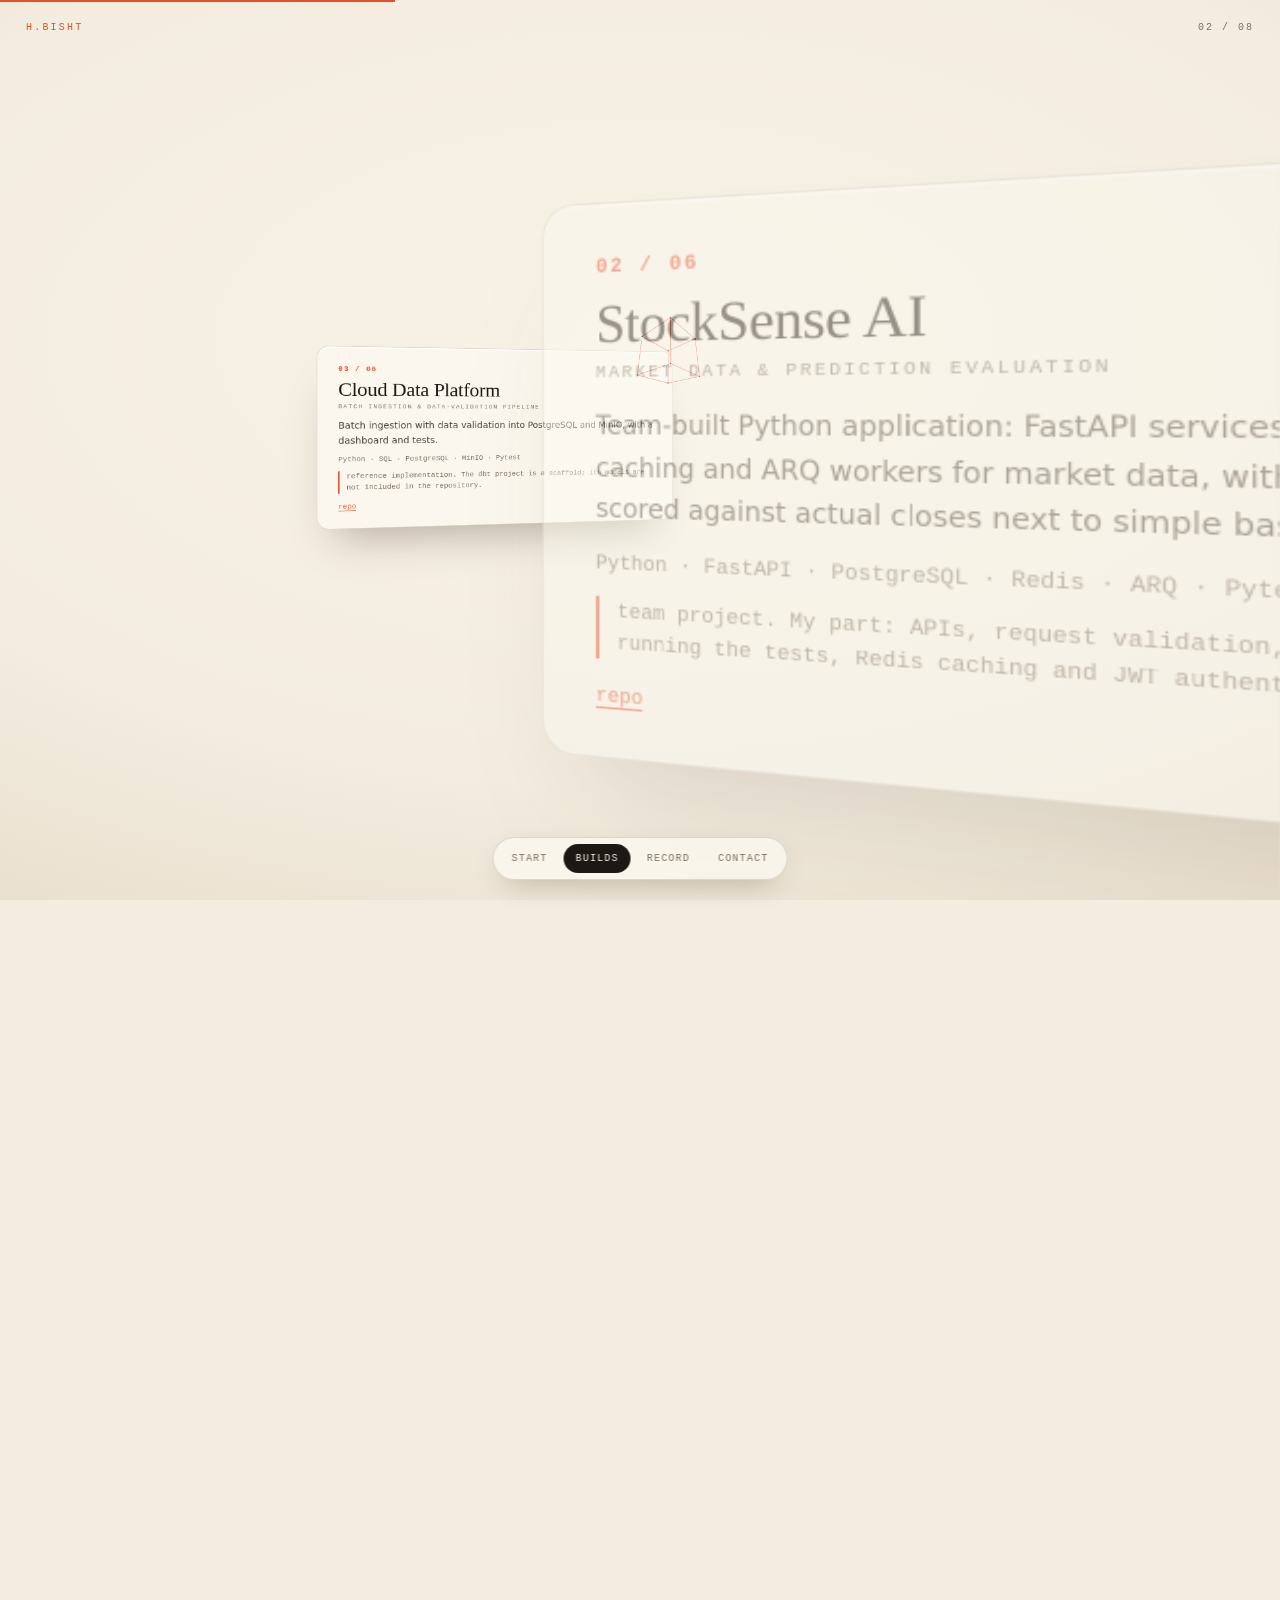
<file: index.html>
<!DOCTYPE html>
<html lang="en"><head><meta charset="utf-8"><meta name="viewport" content="width=device-width,initial-scale=1">
<title>Himanshu Bisht</title>
<meta name="description" content="Himanshu Bisht, python backend engineer in Haldwani, India. Six builds in a 3D fly-through, with service record and contact.">
<meta property="og:title" content="Himanshu Bisht - Python Backend Engineer">
<meta property="og:description" content="Six builds in a 3D fly-through, with service record and contact.">
<link rel="canonical" href="https://alonerider-pixel.github.io/">
<link rel="icon" href="favicon.svg" type="image/svg+xml">
<script type="application/ld+json">{"@context":"https://schema.org","@type":"Person","name":"Himanshu Bisht","jobTitle":"Software Engineer","url":"https://alonerider-pixel.github.io/","sameAs":["https://github.com/AloneRider-pixel","https://www.linkedin.com/in/himanshu-bisht-ab6762203/"]}</script>
<style>
:root{--paper:#f3ecdf;--paper2:#e9dfcd;--ink:#1d1814;--mid:#4d4338;--faint:#7d7061;--accent:#e4502a;--hair:rgba(29,24,20,.14)}
*{margin:0;box-sizing:border-box}
html{background:var(--paper)}
body{font-family:Inter,ui-sans-serif,system-ui,sans-serif;color:var(--ink);-webkit-font-smoothing:antialiased;overflow-x:hidden}
.serif{font-family:'Iowan Old Style',Palatino,'Palatino Linotype',Georgia,serif}
.mono{font-family:ui-monospace,'JetBrains Mono',Menlo,monospace}
#runway{height:760vh}
#view{position:fixed;inset:0;overflow:hidden;perspective:900px;perspective-origin:50% 46%;
  background:radial-gradient(120% 90% at 50% 38%,#f8f2e6 0%,var(--paper) 55%,#e3d7c2 100%)}
#world{position:absolute;inset:0;transform-style:preserve-3d;will-change:transform}
.floor{position:absolute;left:50%;top:50%;width:2400px;height:12000px;margin-left:-1200px;
  transform-origin:50% 0;transform:translateY(190px) rotateX(90deg);
  background:repeating-linear-gradient(0deg,transparent 0 119px,var(--hair) 119px 120px),
             repeating-linear-gradient(90deg,transparent 0 119px,var(--hair) 119px 120px);
  -webkit-mask-image:linear-gradient(0deg,transparent,#000 12%,#000);mask-image:linear-gradient(0deg,transparent,#000 12%,#000)}
.plate{position:absolute;left:50%;top:50%;width:min(560px,78vw);transform-style:preserve-3d}
.card{position:relative;background:#fbf7ee;border:1px solid var(--hair);border-radius:18px;padding:28px 30px 26px;
  box-shadow:0 40px 60px -30px rgba(60,40,20,.35),0 2px 0 rgba(255,255,255,.8) inset}
.card .num{font:600 11px ui-monospace,Menlo,monospace;color:var(--accent);letter-spacing:.14em}
.card h3{font-family:'Iowan Old Style',Palatino,Georgia,serif;font-weight:500;font-size:30px;margin:8px 0 4px;letter-spacing:-.01em}
.card h3 em{color:var(--accent)}
.role{font:9.5px ui-monospace,Menlo,monospace;letter-spacing:.17em;color:var(--faint);text-transform:uppercase;margin-bottom:12px}
.desc{color:var(--mid);font-size:14px;line-height:1.62}
.stack{font:11px ui-monospace,Menlo,monospace;color:var(--faint);margin-top:12px}
.note{font:11px ui-monospace,Menlo,monospace;color:var(--faint);border-left:2px solid var(--accent);padding-left:10px;margin-top:12px;line-height:1.55}
.go{display:inline-block;margin-top:14px;font:11px ui-monospace,Menlo,monospace;color:var(--accent);text-decoration:none;border-bottom:1px solid var(--accent)}
.solid{position:absolute;right:-70px;top:-70px;width:150px;height:150px;pointer-events:none;transform:translateZ(60px)}
.title{position:absolute;left:50%;top:50%;transform:translate(-50%,-50%);text-align:center;width:min(900px,92vw)}
.title h1{font-family:'Iowan Old Style',Palatino,Georgia,serif;font-weight:400;font-size:clamp(46px,9vw,112px);line-height:1;letter-spacing:-.02em}
.title h1 i{color:var(--accent);font-style:italic}
.title p{margin-top:18px;font:12px ui-monospace,Menlo,monospace;letter-spacing:.1em;color:var(--mid)}
.title small{display:block;margin-top:26px;font:10px ui-monospace,Menlo,monospace;letter-spacing:.2em;color:var(--faint)}
.rec{display:grid;grid-template-columns:110px 1fr;gap:14px;padding:14px 0;border-top:1px solid var(--hair)}
.rec:first-of-type{border-top:0}
.rec .per{font:10.5px ui-monospace,Menlo,monospace;color:var(--faint);padding-top:3px}
.rec b{font-weight:600;font-size:14.5px}.rec span{color:var(--faint);font-size:12.5px}
.rec p{color:var(--mid);font-size:13px;line-height:1.55;margin-top:5px}
.clink{display:flex;justify-content:space-between;gap:12px;align-items:baseline;padding:11px 0;border-top:1px solid var(--hair);text-decoration:none;color:inherit}
.clink .k{font:10px ui-monospace,Menlo,monospace;letter-spacing:.16em;color:var(--faint);text-transform:uppercase}
.clink .v{font:12.5px ui-monospace,Menlo,monospace}
.clink:hover .v{color:var(--accent)}
/* chrome */
#mark{position:fixed;left:26px;top:22px;font:10px ui-monospace,Menlo,monospace;letter-spacing:.22em;color:var(--accent);z-index:5}
#count{position:fixed;right:26px;top:22px;font:10px ui-monospace,Menlo,monospace;letter-spacing:.2em;color:var(--faint);z-index:5}
#dock{position:fixed;left:50%;bottom:20px;transform:translateX(-50%);z-index:6;display:flex;gap:4px;padding:6px;
  background:rgba(251,247,238,.86);backdrop-filter:blur(8px);border:1px solid var(--hair);border-radius:999px;box-shadow:0 10px 30px -12px rgba(60,40,20,.4)}
#dock button{all:unset;cursor:pointer;font:10px ui-monospace,Menlo,monospace;letter-spacing:.12em;color:var(--faint);padding:9px 12px;border-radius:999px;text-transform:uppercase;white-space:nowrap}
#dock button:hover{color:var(--ink)}
#dock button[aria-current=true]{background:var(--ink);color:var(--paper)}
#dock button:focus-visible{outline:2px solid var(--accent)}
#bar{position:fixed;left:0;top:0;height:2px;background:var(--accent);width:0;z-index:7}
#hint{position:fixed;left:50%;bottom:78px;transform:translateX(-50%);font:10px ui-monospace,Menlo,monospace;letter-spacing:.16em;color:var(--faint);z-index:5;transition:opacity .4s}
@media (max-width:640px){
  #dock{gap:0;max-width:96vw;overflow:auto}#dock button{padding:9px 7px;font-size:9px;letter-spacing:.06em}
  .card{padding:22px 20px}.card h3{font-size:24px}.solid{width:96px;height:96px;right:-18px;top:-52px}
  #mark{left:16px}#count{right:16px}.rec{grid-template-columns:1fr;gap:2px}
}
/* static fallback */
.static #runway{height:auto}.static #view{position:static;perspective:none;overflow:visible;background:var(--paper)}
.static #world{position:static;transform:none!important;padding:90px 20px 40px}
.static .floor,.static .solid,.static #hint,.static #dock{display:none}
.static .plate,.static .title{position:static;transform:none!important;width:auto;max-width:620px;margin:0 auto 26px}
.static .title{padding:40px 0 20px}
</style></head>
<body>
<div id="bar"></div><div id="mark">H.BISHT</div><div id="count" aria-hidden="true">00 / 08</div>
<div id="runway"></div>
<div id="view"><div id="world">
  <div class="floor"></div>
  <div class="title" data-z="0" id="s-start"><h1>Himanshu <i>Bisht</i></h1>
    <p>python backend engineer. APIs, testing and data pipelines.</p>
    <small>SCROLL TO FLY THROUGH THE BUILDS</small></div>
</div></div>
<div id="hint">scroll · arrow keys</div>
<nav id="dock" aria-label="Sections"></nav>
<script>
const P=[
 {n:'01',name:'Aegis',role:'Incident-response prototype on synthetic data',shape:'tetra',desc:'A fixed LangGraph investigation chain over simulated incidents, with human approval before simulated remediation, an audit log and Pytest coverage of state changes and remediation authorization.',stack:'Python · FastAPI · LangGraph · PostgreSQL · Redis · Pytest',note:'prototype: rule-based chain, no LLM calls, synthetic telemetry, remediation is simulated. Not a production deployment.',url:'https://github.com/AloneRider-pixel/aegis'},
 {n:'02',name:'StockSense AI',role:'Market data & prediction evaluation',shape:'octa',desc:'Team-built Python application: FastAPI services with PostgreSQL, Redis caching and ARQ workers for market data, with stored predictions scored against actual closes next to simple baselines.',stack:'Python · FastAPI · PostgreSQL · Redis · ARQ · Pytest',note:'team project. My part: APIs, request validation, tests, GitHub Actions running the tests, Redis caching and JWT authentication.',url:'https://github.com/AloneRider-pixel/stocksense-ai'},
 {n:'03',name:'Cloud Data Platform',role:'Batch ingestion & data-validation pipeline',shape:'cube',desc:'Batch ingestion with data validation into PostgreSQL and MinIO, with a dashboard and tests.',stack:'Python · SQL · PostgreSQL · MinIO · Pytest',note:'reference implementation. The dbt project is a scaffold; its models are not included in the repository.',url:'https://github.com/AloneRider-pixel/cloud-data-platform'},
 {n:'04',name:'Event-Driven Platform',role:'Kafka order-processing reference',shape:'prism',desc:'Order, inventory, payment and notification services connected through Kafka, with a dead-letter queue, basic idempotency checks on order creation and inventory release when an order is cancelled.',stack:'FastAPI · Kafka · Redis · PostgreSQL',note:'reference implementation. Refunds, payment-failure compensation and retries are not implemented; payment results are simulated.',url:'https://github.com/AloneRider-pixel/event-driven-platform'},
 {n:'05',name:'AI Quality Platform',role:'API & contract test framework',shape:'bipyramid',desc:'Reusable Pytest framework for API, integration, contract and browser checks, with parallel runs and HTML reports.',stack:'Pytest · Schemathesis · Playwright · HTTPX',note:'reference implementation; no accuracy or coverage figures are claimed.',url:'https://github.com/AloneRider-pixel/ai-quality-platform'},
 {n:'06',name:'Ride-Hailing Backend',role:'Booking, matching & fare calculation',shape:'pyramid',desc:'FastAPI service for ride booking, selectable driver matching, tiered fare calculation, coupons and cancellation fees, with tests.',stack:'Python · FastAPI · Pydantic · Pytest',note:'built for an assignment. In-memory storage and process-local locking are documented limits.',url:'https://github.com/AloneRider-pixel/ride-hailing-backend'},
];
const SH={tetra:{v:[[1,1,1],[1,-1,-1],[-1,1,-1],[-1,-1,1]],e:[[0,1],[0,2],[0,3],[1,2],[1,3],[2,3]]},
 cube:{v:[[-1,-1,-1],[1,-1,-1],[1,1,-1],[-1,1,-1],[-1,-1,1],[1,-1,1],[1,1,1],[-1,1,1]],e:[[0,1],[1,2],[2,3],[3,0],[4,5],[5,6],[6,7],[7,4],[0,4],[1,5],[2,6],[3,7]]},
 octa:{v:[[1,0,0],[-1,0,0],[0,1,0],[0,-1,0],[0,0,1],[0,0,-1]],e:[[0,2],[0,3],[0,4],[0,5],[1,2],[1,3],[1,4],[1,5],[2,4],[2,5],[3,4],[3,5]]},
 pyramid:{v:[[-1,-.7,-1],[1,-.7,-1],[1,-.7,1],[-1,-.7,1],[0,1,0]],e:[[0,1],[1,2],[2,3],[3,0],[0,4],[1,4],[2,4],[3,4]]},
 prism:{v:[[-1,-1,-.9],[1,-1,-.9],[0,1,-.9],[-1,-1,.9],[1,-1,.9],[0,1,.9]],e:[[0,1],[1,2],[2,0],[3,4],[4,5],[5,3],[0,3],[1,4],[2,5]]},
 bipyramid:{v:(()=>{const r=[];for(let i=0;i<5;i++){const a=i/5*Math.PI*2;r.push([Math.cos(a),0,Math.sin(a)])}r.push([0,1.3,0],[0,-1.3,0]);return r})(),e:[[0,1],[1,2],[2,3],[3,4],[4,0],[0,5],[1,5],[2,5],[3,5],[4,5],[0,6],[1,6],[2,6],[3,6],[4,6]]}};
const world=document.getElementById('world'),dock=document.getElementById('dock');
const static_=matchMedia('(prefers-reduced-motion: reduce)').matches||new URLSearchParams(location.search).has('static');
if(static_)document.body.classList.add('static');
const mobile=()=>innerWidth<700, GAP=1000;
const stops=[{k:'start',label:'Start',z:0}];
const plates=[];
function mk(html,cls){const d=document.createElement('div');d.className=cls;d.innerHTML=html;world.appendChild(d);return d}
P.forEach((p,i)=>{
  const el=mk(`<div class="card"><canvas class="solid" width="300" height="300"></canvas><div class="num">${p.n} / 06</div><h3>${p.name}</h3><div class="role">${p.role}</div><p class="desc">${p.desc}</p><div class="stack">${p.stack}</div><div class="note">${p.note}</div><a class="go" href="${p.url}">repo</a></div>`,'plate');
  plates.push({el,z:(i+1)*GAP,side:i%2?1:-1,shape:SH[p.shape],cv:el.querySelector('canvas'),ph:i*1.3});
});
stops.push({k:'builds',label:'Builds',z:GAP});
const rec=mk(`<div class="card"><div class="num">07 / RECORD</div><h3>Service <em>record</em></h3><div class="role">where the work happened</div>
<div class="rec"><div class="per">2025.12 – 2026.08</div><div><b>Founder &amp; Backend Engineer</b> <span>· stocksense ai · team project</span><p>India-first market-analysis application in Python, FastAPI, PostgreSQL and Redis. Personal scope on the team: APIs, request validation, tests, GitHub Actions running the tests, Redis caching and JWT authentication.</p></div></div>
<div class="rec"><div class="per">2024.06 – 2024.12</div><div><b>Software Engineer Intern</b> <span>· kyndryl</span><p>Python/Pytest automation to replace repetitive manual regression checks; Playwright checkout test.</p></div></div>
<div class="rec"><div class="per">2021.10 – 2025.06</div><div><b>B.Tech, Computer Science &amp; Engineering</b> <span>· graphic era hill university</span><p>Certifications: AWS Certified Cloud Practitioner, Microsoft Azure Fundamentals.</p></div></div></div>`,'plate');
plates.push({el:rec,z:7*GAP,side:0});stops.push({k:'record',label:'Record',z:7*GAP});
const con=mk(`<div class="card"><div class="num">08 / CONTACT</div><h3>Let's work <em>together</em></h3><div class="role">open to work · open to relocation</div>
<a class="clink" href="Himanshu_Bisht_Resume.pdf" download="Himanshu_Bisht_Resume.pdf"><span class="k">resume</span><span class="v">download pdf ↓</span></a>
<a class="clink" href="mailto:bihimanshu21@gmail.com"><span class="k">mail</span><span class="v">bihimanshu21@gmail.com</span></a>
<a class="clink" href="tel:+918630052660"><span class="k">phone</span><span class="v">+91 86300 52660</span></a>
<a class="clink" href="https://www.linkedin.com/in/himanshu-bisht-ab6762203"><span class="k">linkedin</span><span class="v">in/himanshu-bisht-ab6762203</span></a>
<a class="clink" href="https://github.com/AloneRider-pixel"><span class="k">github</span><span class="v">@AloneRider-pixel</span></a></div>`,'plate');
plates.push({el:con,z:8*GAP,side:0});stops.push({k:'contact',label:'Contact',z:8*GAP});
const title=document.getElementById('s-start');
const MAXZ=8*GAP;
if(!static_){
 stops.forEach((s,i)=>{const b=document.createElement('button');b.textContent=s.label;b.onclick=()=>go(s.z);b.dataset.i=i;dock.appendChild(b)});
 const runway=document.getElementById('runway');
 const maxScroll=()=>runway.offsetHeight-innerHeight;
 function go(z){scrollTo({top:z/MAXZ*maxScroll(),behavior:'smooth'})}
 let cur=0,tx=0,ty=0,px=0,py=0;
 addEventListener('pointermove',e=>{tx=(e.clientX/innerWidth-.5);ty=(e.clientY/innerHeight-.5)});
 addEventListener('keydown',e=>{const k=e.key;if(['ArrowDown','ArrowRight','PageDown'].includes(k)||k==='ArrowUp'||k==='ArrowLeft'||k==='PageUp'){const f=cur;const idx=[0,...plates.map(p=>p.z)];let t;if(['ArrowDown','ArrowRight','PageDown'].includes(k))t=idx.find(z=>z>f+40);else t=[...idx].reverse().find(z=>z<f-40);if(t!=null){e.preventDefault();go(t)}}});
 function frame(t){
  const target=Math.min(1,Math.max(0,scrollY/maxScroll()))*MAXZ;
  cur+=(target-cur)*.09;px+=(tx-px)*.06;py+=(ty-py)*.06;
  const m=mobile();
  // camera = move the world toward the viewer
  world.style.transform=`translate3d(0,0,${cur}px) rotateY(${px*-5}deg) rotateX(${py*3}deg)`;
  document.getElementById('bar').style.width=(cur/MAXZ*100)+'%';
  title.style.transform=`translate(-50%,-50%) translateZ(0)`;
  title.style.opacity=Math.max(0,1-cur/520);
  plates.forEach(p=>{
    const d=p.z-cur; // distance ahead of camera
    const x=m||!p.side?0:p.side*(Math.min(innerWidth*.17,300));
    const rot=m||!p.side?0:-p.side*14;
    p.el.style.transform=`translate3d(${x}px,0,${-p.z}px) translate(-50%,-50%) rotateY(${rot}deg)`;
    let o=1;if(d<-260)o=Math.max(0,1+(d+260)/380);if(d>700)o=Math.max(0,1-(d-700)/300);
    p.el.style.opacity=o;p.el.style.pointerEvents=(d>-200&&d<500)?'auto':'none';p.el.style.visibility=o<=0.01?'hidden':'visible';
    if(p.cv&&o>0.02){const c=p.cv.getContext('2d'),W=300;c.clearRect(0,0,W,W);const a=t*.0006+p.ph,b=.5+Math.sin(t*.0003+p.ph)*.3;
      const vs=p.shape.v.map(([X,Y,Z])=>{let x1=X*Math.cos(a)+Z*Math.sin(a),z1=-X*Math.sin(a)+Z*Math.cos(a);let y1=Y*Math.cos(b)-z1*Math.sin(b),z2=Y*Math.sin(b)+z1*Math.cos(b);const s=1/(1-z2*.18);return [150+x1*70*s,150+y1*70*s]});
      c.lineWidth=1.4;c.strokeStyle='#e4502a';c.beginPath();p.shape.e.forEach(([i,j])=>{c.moveTo(...vs[i]);c.lineTo(...vs[j])});c.stroke();
      c.fillStyle='#1d1814';vs.forEach(([x,y])=>{c.beginPath();c.arc(x,y,2.3,0,7);c.fill()})}
  });
  // floor drifts with camera so it reads as ground
  // (static 3D plane; grid lines give parallax from translateZ of world)
  const idx=cur<GAP*.5?0:cur<6.5*GAP?1:cur<7.5*GAP?2:3;
  dock.querySelectorAll('button').forEach((b,i)=>b.setAttribute('aria-current',i===idx));
  const near=[0,...plates.map(p=>p.z)];let n=near.reduce((a,z,i)=>Math.abs(z-cur)<Math.abs(near[a]-cur)?i:a,0);
  document.getElementById('count').textContent=String(n).padStart(2,'0')+' / 08';
  document.getElementById('hint').style.opacity=cur<80?1:0;
  requestAnimationFrame(frame)}
 requestAnimationFrame(frame);
}
</script>
</body></html>
</file>
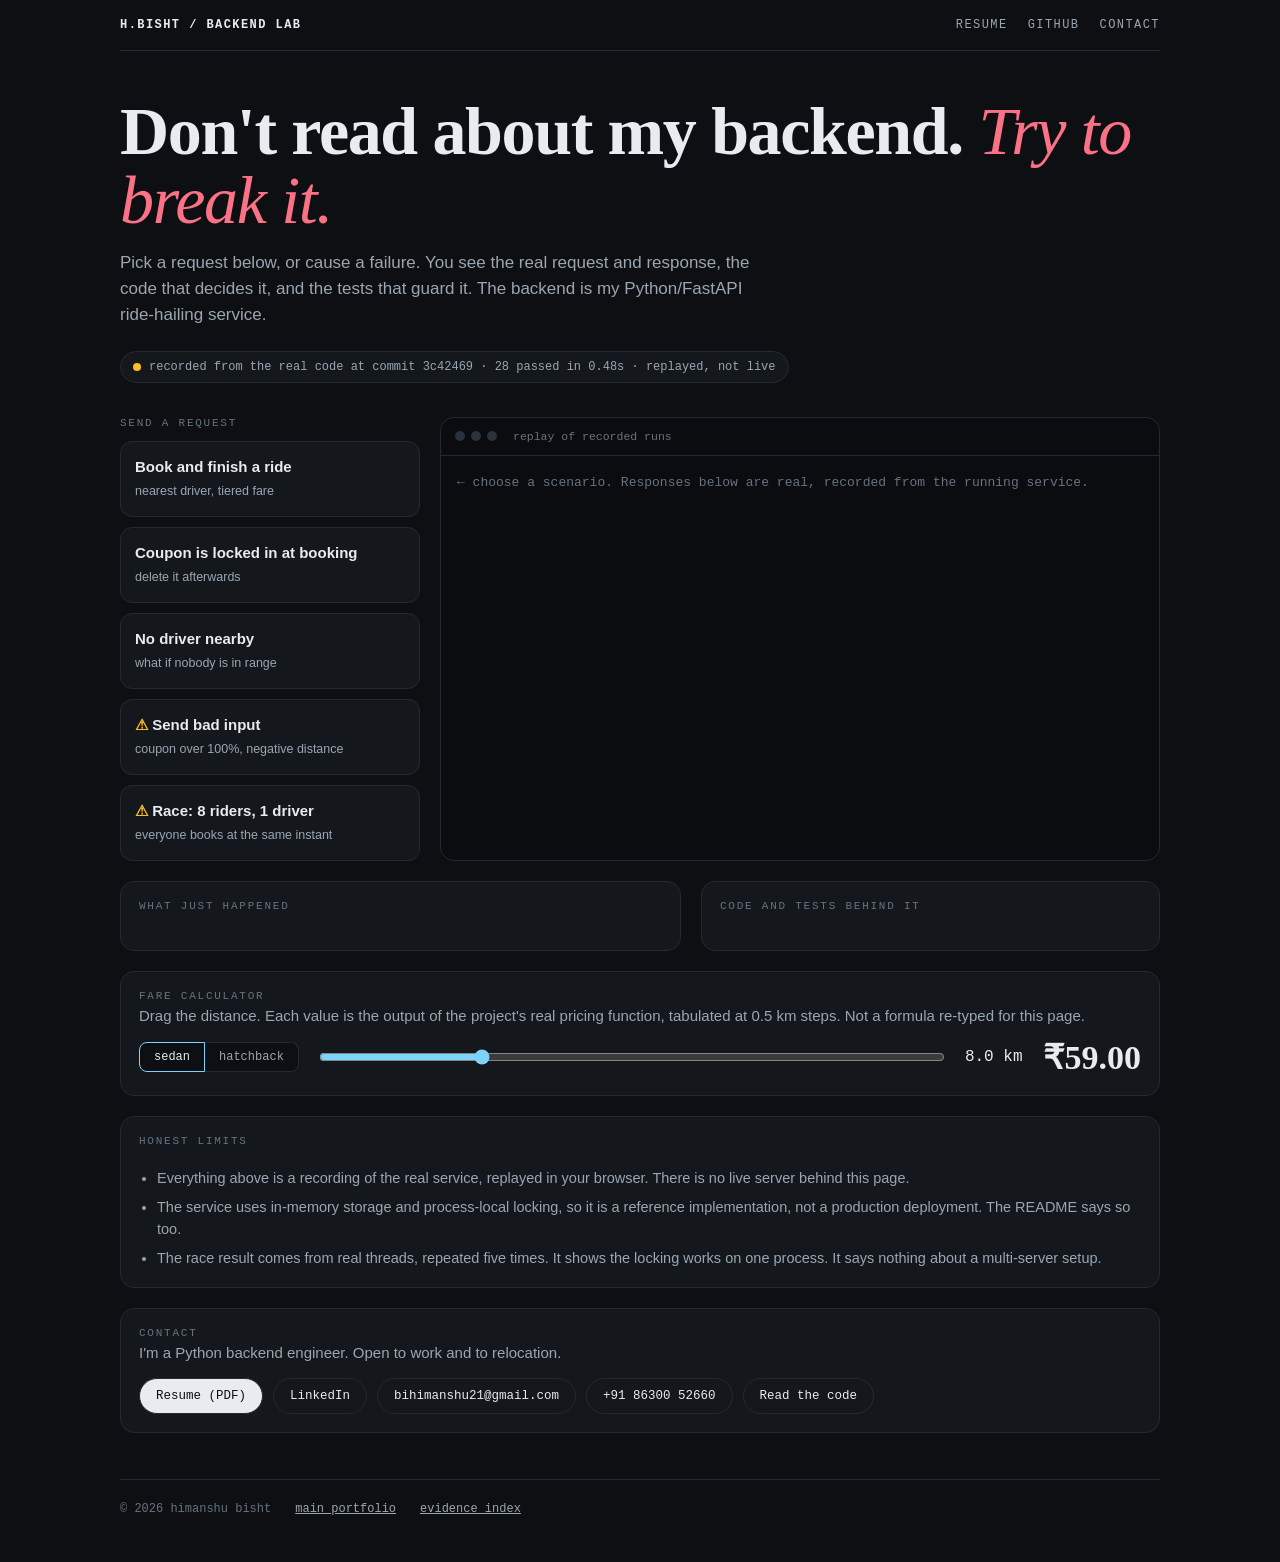
<file: preview-lab/1-index.html>
<!doctype html>
<html lang="en"><head>
<meta charset="utf-8"><meta name="viewport" content="width=device-width,initial-scale=1">
<meta name="robots" content="noindex,nofollow">
<title>Break my backend · Himanshu Bisht</title>
<meta name="description" content="An interactive lab: send requests to recordings of a real FastAPI ride-hailing backend, cause failures and read the code and tests behind each answer.">
<link rel="icon" href="https://alonerider-pixel.github.io/favicon.svg" type="image/svg+xml">
<style>
:root{--bg:#0d0f12;--panel:#14181d;--line:#232a32;--ink:#e8ecf0;--mid:#9aa6b2;--faint:#667380;--ok:#4ade80;--bad:#fb7185;--warn:#fbbf24;--acc:#7dd3fc}
*{box-sizing:border-box;margin:0;padding:0}
body{background:var(--bg);color:var(--ink);font:16px/1.55 -apple-system,"Segoe UI",Inter,Helvetica,Arial,sans-serif;-webkit-font-smoothing:antialiased}
a{color:var(--acc)}
.mono{font-family:ui-monospace,Menlo,Consolas,monospace}
.wrap{max-width:1120px;margin:0 auto;padding:0 clamp(16px,4vw,40px)}
nav{display:flex;justify-content:space-between;align-items:center;padding:18px 0;border-bottom:1px solid var(--line);font:12px ui-monospace,Menlo,monospace;letter-spacing:.12em;text-transform:uppercase;color:var(--mid)}
nav b{color:var(--ink)}nav a{color:var(--mid);text-decoration:none;margin-left:20px}nav a:hover{color:var(--ink)}
h1{font:600 clamp(34px,6vw,68px)/1.02 'Iowan Old Style',Palatino,Georgia,serif;letter-spacing:-.02em;margin:46px 0 14px}
h1 i{color:var(--bad);font-style:italic;font-weight:500}
.lede{color:var(--mid);max-width:640px;font-size:17px}
.prov{display:inline-flex;gap:8px;align-items:center;margin-top:22px;padding:8px 12px;border:1px solid var(--line);border-radius:999px;font:12px ui-monospace,Menlo,monospace;color:var(--mid);background:var(--panel)}
.dot{width:8px;height:8px;border-radius:50%;background:var(--warn)}
.lab{display:grid;grid-template-columns:300px minmax(0,1fr);gap:20px;margin-top:34px}
.ctrl{display:flex;flex-direction:column;gap:10px}
.ctrl h2,.ttl{font:11px ui-monospace,Menlo,monospace;letter-spacing:.16em;text-transform:uppercase;color:var(--faint);margin-bottom:2px}
.sc{background:var(--panel);border:1px solid var(--line);color:var(--ink);text-align:left;padding:13px 14px;border-radius:12px;cursor:pointer;font:inherit;transition:.15s}
.sc:hover{border-color:var(--acc)}
.sc.on{border-color:var(--acc);background:#12202a}
.sc b{display:block;font-size:15px}.sc span{font-size:12.5px;color:var(--mid)}
.sc.danger b::before{content:"⚠ ";color:var(--warn)}
.term{background:#0a0c0f;border:1px solid var(--line);border-radius:14px;min-height:420px;display:flex;flex-direction:column}
.bar{display:flex;gap:6px;padding:12px 14px;border-bottom:1px solid var(--line);align-items:center}
.bar i{width:10px;height:10px;border-radius:50%;background:#2a323b}.bar span{margin-left:10px;font:11.5px ui-monospace,Menlo,monospace;color:var(--faint)}
#out{padding:16px;font:13px/1.65 ui-monospace,Menlo,Consolas,monospace;overflow:auto;flex:1}
.ln{margin-bottom:12px;animation:in .25s ease both}
@keyframes in{from{opacity:0;transform:translateY(4px)}}
.req{color:var(--acc);word-break:break-all}.res{margin-top:2px}.s2{color:var(--ok)}.s4{color:var(--bad)}.note{color:var(--faint)}
pre{white-space:pre-wrap;word-break:break-word;color:var(--mid);font:inherit}
.empty{color:var(--faint)}
.why{margin-top:20px;display:grid;grid-template-columns:1.1fr .9fr;gap:20px}
.card{background:var(--panel);border:1px solid var(--line);border-radius:14px;padding:18px}
.card p{color:var(--mid);font-size:15px}
.tests{list-style:none;margin-top:8px}
.tests li{font:12.5px ui-monospace,Menlo,monospace;color:var(--mid);padding:3px 0}
.tests li::before{content:"✓ ";color:var(--ok)}
.src a{font:12.5px ui-monospace,Menlo,monospace}
.race{display:flex;flex-wrap:wrap;gap:8px;align-items:center;margin:10px 0}
.rd{width:30px;height:30px;border-radius:50%;background:#1d252d;border:1px solid var(--line);display:grid;place-items:center;font:11px ui-monospace,Menlo,monospace;color:var(--mid);transition:.4s}
.rd.win{background:#0f2a1a;border-color:var(--ok);color:var(--ok)}.rd.lose{background:#2a1218;border-color:var(--bad);color:var(--bad)}
.fare{margin-top:20px}
.fare .row{display:flex;gap:20px;align-items:center;flex-wrap:wrap;margin-top:10px}
input[type=range]{flex:1;min-width:200px;accent-color:var(--acc)}
.seg button{background:var(--bg);color:var(--mid);border:1px solid var(--line);padding:7px 14px;font:12px ui-monospace,Menlo,monospace;cursor:pointer}
.seg button:first-child{border-radius:8px 0 0 8px}.seg button:last-child{border-radius:0 8px 8px 0;border-left:0}
.seg button.on{color:var(--ink);border-color:var(--acc)}
.big{font:600 34px 'Iowan Old Style',Georgia,serif}
.limits{margin-top:20px}
.limits li{margin:6px 0 0 18px;color:var(--mid);font-size:14.5px}
footer{margin:46px 0 40px;padding-top:22px;border-top:1px solid var(--line);display:flex;flex-wrap:wrap;gap:8px 24px;font:12px ui-monospace,Menlo,monospace;color:var(--faint)}
footer a{color:var(--mid)}
.cta a{display:inline-block;margin:14px 10px 0 0;padding:10px 16px;border-radius:999px;border:1px solid var(--line);color:var(--ink);text-decoration:none;font:12.5px ui-monospace,Menlo,monospace}
.cta a.p{background:var(--ink);color:var(--bg)}
@media(max-width:860px){.lab,.why{grid-template-columns:1fr}.ctrl{flex-direction:row;flex-wrap:wrap}.ctrl h2{flex:1 0 100%}.sc{flex:1 1 44%}}
@media(prefers-reduced-motion:reduce){.ln{animation:none}.rd{transition:none}}
</style></head><body>
<div class="wrap">
<nav><b>H.BISHT / backend lab</b><div><a href="https://alonerider-pixel.github.io/Himanshu_Bisht_Resume.pdf">resume</a><a href="https://github.com/AloneRider-pixel">github</a><a href="#contact">contact</a></div></nav>

<h1>Don't read about my backend. <i>Try to break it.</i></h1>
<p class="lede">Pick a request below, or cause a failure. You see the real request and response, the code that decides it, and the tests that guard it. The backend is my Python/FastAPI ride-hailing service.</p>
<div class="prov"><span class="dot"></span><span id="prov"></span></div>

<div class="lab">
  <div class="ctrl" id="ctrl"><h2>send a request</h2></div>
  <div class="term"><div class="bar"><i></i><i></i><i></i><span id="tt">replay of recorded runs</span></div><div id="out"><div class="empty">← choose a scenario. Responses below are real, recorded from the running service.</div></div></div>
</div>

<div class="why" id="why" hidden>
  <div class="card"><div class="ttl">what just happened</div><p id="claim"></p><div class="race" id="race"></div><div id="racenote" class="note mono" style="font-size:12.5px;color:var(--faint)"></div></div>
  <div class="card"><div class="ttl">code and tests behind it</div><div class="src" id="src"></div><ul class="tests" id="tests"></ul></div>
</div>

<div class="card fare">
  <div class="ttl">fare calculator</div>
  <p>Drag the distance. Each value is the output of the project's real pricing function, tabulated at 0.5 km steps. Not a formula re-typed for this page.</p>
  <div class="row"><div class="seg" id="seg"><button data-v="sedan" class="on">sedan</button><button data-v="hatchback">hatchback</button></div>
  <input id="km" type="range" min="0.5" max="30" step="0.5" value="8"><div class="mono" id="kml">8.0 km</div><div class="big" id="fv"></div></div>
</div>

<div class="card limits"><div class="ttl">honest limits</div>
<ul class="limits">
<li>Everything above is a recording of the real service, replayed in your browser. There is no live server behind this page.</li>
<li>The service uses in-memory storage and process-local locking, so it is a reference implementation, not a production deployment. The README says so too.</li>
<li>The race result comes from real threads, repeated five times. It shows the locking works on one process. It says nothing about a multi-server setup.</li>
</ul></div>

<div class="card" id="contact" style="margin-top:20px"><div class="ttl">contact</div>
<p>I'm a Python backend engineer. Open to work and to relocation.</p>
<div class="cta"><a class="p" href="https://alonerider-pixel.github.io/Himanshu_Bisht_Resume.pdf" download>Resume (PDF)</a><a href="https://www.linkedin.com/in/himanshu-bisht-ab6762203">LinkedIn</a><a href="mailto:bihimanshu21@gmail.com">bihimanshu21@gmail.com</a><a href="tel:+918630052660">+91 86300 52660</a><a href="https://github.com/AloneRider-pixel/ride-hailing-backend">Read the code</a></div></div>

<footer><span>© 2026 himanshu bisht</span><a href="https://alonerider-pixel.github.io/">main portfolio</a><a href="https://github.com/AloneRider-pixel/AloneRider-pixel.github.io/blob/main/docs/evidence-index.md">evidence index</a></footer>
</div>
<script>
const D={
 "scenarios": [
  {
   "id": "happy",
   "title": "Book and finish a ride",
   "claim": "Nearest available driver is matched. An 8 km sedan ride costs 59.00 INR (tiered fare). The driver returns to available.",
   "steps": [
    {
     "method": "POST",
     "path": "/users",
     "request": {
      "name": "Asha"
     },
     "status": 201,
     "response": {
      "id": "7e57395f-ab49-4079-bf3b-5378a6c01f43",
      "name": "Asha",
      "created_at": "2026-11-26T16:19:12.661658Z"
     },
     "note": "register rider"
    },
    {
     "method": "POST",
     "path": "/drivers",
     "request": {
      "name": "Near driver",
      "vehicle_type": "sedan",
      "latitude": 12.972,
      "longitude": 77.595
     },
     "status": 201,
     "response": {
      "id": "cf661612-212b-4704-9fb3-6ad2187a0f1e",
      "name": "Near driver",
      "vehicle_type": "sedan",
      "latitude": 12.972,
      "longitude": 77.595,
      "rating": 5.0,
      "available": true,
      "created_at": "2026-11-26T16:19:12.664290Z"
     },
     "note": "driver 0.06 km away"
    },
    {
     "method": "POST",
     "path": "/drivers",
     "request": {
      "name": "Farther driver",
      "vehicle_type": "sedan",
      "latitude": 12.99,
      "longitude": 77.61
     },
     "status": 201,
     "response": {
      "id": "c60e6fca-0343-40e1-8dce-8d6222390fdf",
      "name": "Farther driver",
      "vehicle_type": "sedan",
      "latitude": 12.99,
      "longitude": 77.61,
      "rating": 5.0,
      "available": true,
      "created_at": "2026-11-26T16:19:12.666281Z"
     },
     "note": "driver about 2.5 km away"
    },
    {
     "method": "POST",
     "path": "/rides",
     "request": {
      "user_id": "7e57395f-ab49-4079-bf3b-5378a6c01f43",
      "requested_vehicle_type": "sedan",
      "pickup_latitude": 12.9716,
      "pickup_longitude": 77.5946,
      "radius_km": 5
     },
     "status": 201,
     "response": {
      "id": "8e30196a-5307-42ce-b1b4-58f85deceb2b",
      "user_id": "7e57395f-ab49-4079-bf3b-5378a6c01f43",
      "driver_id": "cf661612-212b-4704-9fb3-6ad2187a0f1e",
      "requested_vehicle_type": "sedan",
      "assigned_vehicle_type": "sedan",
      "pricing_vehicle_type": "sedan",
      "upgraded_at_no_extra_cost": false,
      "pickup_latitude": 12.9716,
      "pickup_longitude": 77.5946,
      "status": "ongoing",
      "coupon_code": null,
      "surge_multiplier": 1.0,
      "created_at": "2026-11-26T16:19:12.668564Z",
      "started_at": "2026-11-26T16:19:12.668564Z",
      "ended_at": null,
      "cancelled_at": null,
      "distance_km": null,
      "base_fare": null,
      "surge_amount": 0.0,
      "surged_fare": null,
      "discount_amount": null,
      "final_fare": null,
      "cancellation_fee": 0.0
     },
     "note": "book: nearest-driver matching"
    },
    {
     "method": "POST",
     "path": "/rides/8e30196a-5307-42ce-b1b4-58f85deceb2b/end",
     "request": {
      "distance_km": 8
     },
     "status": 200,
     "response": {
      "ride_id": "8e30196a-5307-42ce-b1b4-58f85deceb2b",
      "distance_km": 8.0,
      "vehicle_type_priced": "sedan",
      "base_fare": 59.0,
      "surge_multiplier": 1.0,
      "surge_amount": 0.0,
      "surged_fare": 59.0,
      "coupon_code": null,
      "discount_amount": 0.0,
      "final_fare": 59.0,
      "currency": "INR"
     },
     "note": "end ride at 8 km: tiered fare"
    },
    {
     "method": "GET",
     "path": "/drivers/cf661612-212b-4704-9fb3-6ad2187a0f1e",
     "request": null,
     "status": 200,
     "response": {
      "id": "cf661612-212b-4704-9fb3-6ad2187a0f1e",
      "name": "Near driver",
      "vehicle_type": "sedan",
      "latitude": 12.972,
      "longitude": 77.595,
      "rating": 5.0,
      "available": true,
      "created_at": "2026-11-26T16:19:12.664290Z"
     },
     "note": "driver is free again"
    }
   ],
   "tests": [
    "test_booking_end_ride_and_history"
   ]
  },
  {
   "id": "coupon",
   "title": "Coupon is locked in at booking",
   "claim": "Code is normalised, discount is capped, and deleting the coupon after booking does not change the booked ride.",
   "steps": [
    {
     "method": "POST",
     "path": "/users",
     "request": {
      "name": "Asha"
     },
     "status": 201,
     "response": {
      "id": "65252baa-530b-4426-b34f-404f0e45fb6a",
      "name": "Asha",
      "created_at": "2026-11-26T16:19:12.681733Z"
     },
     "note": ""
    },
    {
     "method": "POST",
     "path": "/drivers",
     "request": {
      "name": "D1",
      "vehicle_type": "sedan",
      "latitude": 12.9716,
      "longitude": 77.5946
     },
     "status": 201,
     "response": {
      "id": "bce2e7c4-55d7-4a19-b768-3fffc0b67e60",
      "name": "D1",
      "vehicle_type": "sedan",
      "latitude": 12.9716,
      "longitude": 77.5946,
      "rating": 5.0,
      "available": true,
      "created_at": "2026-11-26T16:19:12.683813Z"
     },
     "note": ""
    },
    {
     "method": "POST",
     "path": "/coupons",
     "request": {
      "code": "SAVE10",
      "discount_type": "percentage",
      "value": 10,
      "max_discount": 20
     },
     "status": 201,
     "response": {
      "code": "SAVE10",
      "discount_type": "percentage",
      "value": 10.0,
      "max_discount": 20.0,
      "created_at": "2026-11-26T16:19:12.686103Z"
     },
     "note": "10% off, capped at 20 INR"
    },
    {
     "method": "POST",
     "path": "/rides",
     "request": {
      "user_id": "65252baa-530b-4426-b34f-404f0e45fb6a",
      "requested_vehicle_type": "sedan",
      "coupon_code": "save10",
      "pickup_latitude": 12.9716,
      "pickup_longitude": 77.5946,
      "radius_km": 5
     },
     "status": 201,
     "response": {
      "id": "d8c7b59b-fba3-471a-af24-cc4b630e97f3",
      "user_id": "65252baa-530b-4426-b34f-404f0e45fb6a",
      "driver_id": "bce2e7c4-55d7-4a19-b768-3fffc0b67e60",
      "requested_vehicle_type": "sedan",
      "assigned_vehicle_type": "sedan",
      "pricing_vehicle_type": "sedan",
      "upgraded_at_no_extra_cost": false,
      "pickup_latitude": 12.9716,
      "pickup_longitude": 77.5946,
      "status": "ongoing",
      "coupon_code": "SAVE10",
      "surge_multiplier": 1.0,
      "created_at": "2026-11-26T16:19:12.688384Z",
      "started_at": "2026-11-26T16:19:12.688384Z",
      "ended_at": null,
      "cancelled_at": null,
      "distance_km": null,
      "base_fare": null,
      "surge_amount": 0.0,
      "surged_fare": null,
      "discount_amount": null,
      "final_fare": null,
      "cancellation_fee": 0.0
     },
     "note": "book with lowercase code: normalised"
    },
    {
     "method": "DELETE",
     "path": "/coupons/SAVE10",
     "request": null,
     "status": 204,
     "response": null,
     "note": "delete the coupon after booking"
    },
    {
     "method": "POST",
     "path": "/rides/d8c7b59b-fba3-471a-af24-cc4b630e97f3/end",
     "request": {
      "distance_km": 8
     },
     "status": 200,
     "response": {
      "ride_id": "d8c7b59b-fba3-471a-af24-cc4b630e97f3",
      "distance_km": 8.0,
      "vehicle_type_priced": "sedan",
      "base_fare": 59.0,
      "surge_multiplier": 1.0,
      "surge_amount": 0.0,
      "surged_fare": 59.0,
      "coupon_code": "SAVE10",
      "discount_amount": 5.9,
      "final_fare": 53.1,
      "currency": "INR"
     },
     "note": "fare still honours the coupon taken at booking"
    }
   ],
   "tests": [
    "test_coupon_applies_and_coupon_delete_does_not_change_booked_ride"
   ]
  },
  {
   "id": "nodriver",
   "title": "No driver in range",
   "claim": "The service answers 409 instead of assigning a far-away driver.",
   "steps": [
    {
     "method": "POST",
     "path": "/users",
     "request": {
      "name": "Asha"
     },
     "status": 201,
     "response": {
      "id": "ee04cc71-360c-4d58-90e0-2740da224249",
      "name": "Asha",
      "created_at": "2026-11-26T16:19:12.701375Z"
     },
     "note": ""
    },
    {
     "method": "POST",
     "path": "/drivers",
     "request": {
      "name": "Delhi driver",
      "vehicle_type": "sedan",
      "latitude": 28.6139,
      "longitude": 77.209
     },
     "status": 201,
     "response": {
      "id": "2d4107ff-cfc8-4707-8922-1ae3aa0e2b60",
      "name": "Delhi driver",
      "vehicle_type": "sedan",
      "latitude": 28.6139,
      "longitude": 77.209,
      "rating": 5.0,
      "available": true,
      "created_at": "2026-11-26T16:19:12.703531Z"
     },
     "note": "driver is about 1,700 km away"
    },
    {
     "method": "POST",
     "path": "/rides",
     "request": {
      "user_id": "ee04cc71-360c-4d58-90e0-2740da224249",
      "requested_vehicle_type": "sedan",
      "pickup_latitude": 12.9716,
      "pickup_longitude": 77.5946,
      "radius_km": 1
     },
     "status": 409,
     "response": {
      "detail": "No available driver of the requested type within radius"
     },
     "note": "book with a 1 km radius"
    }
   ],
   "tests": [
    "test_no_driver_in_radius_returns_conflict"
   ]
  },
  {
   "id": "invalid",
   "title": "Invalid input is rejected",
   "claim": "Out-of-range values are refused with a 422 and a field-level message.",
   "steps": [
    {
     "method": "POST",
     "path": "/coupons",
     "request": {
      "code": "BAD",
      "discount_type": "percentage",
      "value": 150
     },
     "status": 422,
     "response": {
      "detail": [
       {
        "type": "value_error",
        "loc": [
         "body"
        ],
        "msg": "Value error, percentage coupon value must be between 0 and 100",
        "input": {
         "code": "BAD",
         "discount_type": "percentage",
         "value": 150
        },
        "ctx": {
         "error": {}
        }
       }
      ]
     },
     "note": "percentage over 100"
    },
    {
     "method": "POST",
     "path": "/users",
     "request": {
      "name": "Asha"
     },
     "status": 201,
     "response": {
      "id": "deb304b9-0e59-46c4-a792-0b4ed059b9f0",
      "name": "Asha",
      "created_at": "2026-11-26T16:19:12.716004Z"
     },
     "note": ""
    },
    {
     "method": "POST",
     "path": "/drivers",
     "request": {
      "name": "D1",
      "vehicle_type": "sedan",
      "latitude": 12.9716,
      "longitude": 77.5946
     },
     "status": 201,
     "response": {
      "id": "6ba06c29-5e04-4415-8e82-7616a39ee5ef",
      "name": "D1",
      "vehicle_type": "sedan",
      "latitude": 12.9716,
      "longitude": 77.5946,
      "rating": 5.0,
      "available": true,
      "created_at": "2026-11-26T16:19:12.718133Z"
     },
     "note": ""
    },
    {
     "method": "POST",
     "path": "/rides",
     "request": {
      "user_id": "deb304b9-0e59-46c4-a792-0b4ed059b9f0",
      "requested_vehicle_type": "sedan",
      "pickup_latitude": 12.9716,
      "pickup_longitude": 77.5946,
      "radius_km": 5
     },
     "status": 201,
     "response": {
      "id": "dcc3dbcb-1ade-4ecb-b51b-aa6dc7147e1a",
      "user_id": "deb304b9-0e59-46c4-a792-0b4ed059b9f0",
      "driver_id": "6ba06c29-5e04-4415-8e82-7616a39ee5ef",
      "requested_vehicle_type": "sedan",
      "assigned_vehicle_type": "sedan",
      "pricing_vehicle_type": "sedan",
      "upgraded_at_no_extra_cost": false,
      "pickup_latitude": 12.9716,
      "pickup_longitude": 77.5946,
      "status": "ongoing",
      "coupon_code": null,
      "surge_multiplier": 1.0,
      "created_at": "2026-11-26T16:19:12.720798Z",
      "started_at": "2026-11-26T16:19:12.720798Z",
      "ended_at": null,
      "cancelled_at": null,
      "distance_km": null,
      "base_fare": null,
      "surge_amount": 0.0,
      "surged_fare": null,
      "discount_amount": null,
      "final_fare": null,
      "cancellation_fee": 0.0
     },
     "note": ""
    },
    {
     "method": "POST",
     "path": "/rides/dcc3dbcb-1ade-4ecb-b51b-aa6dc7147e1a/end",
     "request": {
      "distance_km": -5
     },
     "status": 422,
     "response": {
      "detail": [
       {
        "type": "greater_than",
        "loc": [
         "body",
         "distance_km"
        ],
        "msg": "Input should be greater than 0",
        "input": -5,
        "ctx": {
         "gt": 0.0
        }
       }
      ]
     },
     "note": "negative distance"
    }
   ],
   "tests": [
    "test_invalid_coupon_is_rejected",
    "test_negative_distance_is_rejected"
   ]
  }
 ],
 "race": {
  "riders": 8,
  "drivers": 1,
  "runs": [
   {
    "created": 1,
    "conflict": 7,
    "other": 0
   },
   {
    "created": 1,
    "conflict": 7,
    "other": 0
   },
   {
    "created": 1,
    "conflict": 7,
    "other": 0
   },
   {
    "created": 1,
    "conflict": 7,
    "other": 0
   },
   {
    "created": 1,
    "conflict": 7,
    "other": 0
   }
  ],
  "claim": "Eight riders request the only free driver at the same moment. Exactly one booking succeeds each time.",
  "tests": [
   "test_concurrent_booking_does_not_assign_one_driver_twice"
  ]
 },
 "fares": {
  "sedan": [
   [
    0.5,
    50.0
   ],
   [
    1.0,
    50.0
   ],
   [
    1.5,
    50.0
   ],
   [
    2.0,
    50.0
   ],
   [
    2.5,
    50.0
   ],
   [
    3.0,
    50.0
   ],
   [
    3.5,
    50.0
   ],
   [
    4.0,
    50.0
   ],
   [
    4.5,
    50.0
   ],
   [
    5.0,
    50.0
   ],
   [
    5.5,
    50.0
   ],
   [
    6.0,
    50.0
   ],
   [
    6.5,
    51.5
   ],
   [
    7.0,
    54.0
   ],
   [
    7.5,
    56.5
   ],
   [
    8.0,
    59.0
   ],
   [
    8.5,
    61.5
   ],
   [
    9.0,
    64.0
   ],
   [
    9.5,
    66.5
   ],
   [
    10.0,
    69.0
   ],
   [
    10.5,
    71.5
   ],
   [
    11.0,
    74.0
   ],
   [
    11.5,
    76.5
   ],
   [
    12.0,
    79.0
   ],
   [
    12.5,
    81.5
   ],
   [
    13.0,
    84.0
   ],
   [
    13.5,
    86.5
   ],
   [
    14.0,
    89.0
   ],
   [
    14.5,
    91.5
   ],
   [
    15.0,
    94.0
   ],
   [
    15.5,
    96.5
   ],
   [
    16.0,
    99.0
   ],
   [
    16.5,
    101.5
   ],
   [
    17.0,
    104.0
   ],
   [
    17.5,
    106.5
   ],
   [
    18.0,
    109.0
   ],
   [
    18.5,
    111.5
   ],
   [
    19.0,
    114.0
   ],
   [
    19.5,
    116.5
   ],
   [
    20.0,
    119.0
   ],
   [
    20.5,
    121.5
   ],
   [
    21.0,
    124.0
   ],
   [
    21.5,
    126.5
   ],
   [
    22.0,
    129.0
   ],
   [
    22.5,
    131.5
   ],
   [
    23.0,
    134.0
   ],
   [
    23.5,
    136.5
   ],
   [
    24.0,
    139.0
   ],
   [
    24.5,
    141.5
   ],
   [
    25.0,
    144.0
   ],
   [
    25.5,
    146.5
   ],
   [
    26.0,
    149.0
   ],
   [
    26.5,
    151.5
   ],
   [
    27.0,
    154.0
   ],
   [
    27.5,
    156.5
   ],
   [
    28.0,
    159.0
   ],
   [
    28.5,
    161.5
   ],
   [
    29.0,
    164.0
   ],
   [
    29.5,
    166.5
   ],
   [
    30.0,
    169.0
   ]
  ],
  "hatchback": [
   [
    0.5,
    40.0
   ],
   [
    1.0,
    40.0
   ],
   [
    1.5,
    40.0
   ],
   [
    2.0,
    40.0
   ],
   [
    2.5,
    40.0
   ],
   [
    3.0,
    40.0
   ],
   [
    3.5,
    40.0
   ],
   [
    4.0,
    40.0
   ],
   [
    4.5,
    40.0
   ],
   [
    5.0,
    40.0
   ],
   [
    5.5,
    40.0
   ],
   [
    6.0,
    40.0
   ],
   [
    6.5,
    40.0
   ],
   [
    7.0,
    42.0
   ],
   [
    7.5,
    44.0
   ],
   [
    8.0,
    46.0
   ],
   [
    8.5,
    48.0
   ],
   [
    9.0,
    50.0
   ],
   [
    9.5,
    52.0
   ],
   [
    10.0,
    54.0
   ],
   [
    10.5,
    56.0
   ],
   [
    11.0,
    58.0
   ],
   [
    11.5,
    60.0
   ],
   [
    12.0,
    62.0
   ],
   [
    12.5,
    64.0
   ],
   [
    13.0,
    66.0
   ],
   [
    13.5,
    68.0
   ],
   [
    14.0,
    70.0
   ],
   [
    14.5,
    72.0
   ],
   [
    15.0,
    74.0
   ],
   [
    15.5,
    76.0
   ],
   [
    16.0,
    78.0
   ],
   [
    16.5,
    80.0
   ],
   [
    17.0,
    82.0
   ],
   [
    17.5,
    84.0
   ],
   [
    18.0,
    86.0
   ],
   [
    18.5,
    88.0
   ],
   [
    19.0,
    90.0
   ],
   [
    19.5,
    92.0
   ],
   [
    20.0,
    94.0
   ],
   [
    20.5,
    96.0
   ],
   [
    21.0,
    98.0
   ],
   [
    21.5,
    100.0
   ],
   [
    22.0,
    102.0
   ],
   [
    22.5,
    104.0
   ],
   [
    23.0,
    106.0
   ],
   [
    23.5,
    108.0
   ],
   [
    24.0,
    110.0
   ],
   [
    24.5,
    112.0
   ],
   [
    25.0,
    114.0
   ],
   [
    25.5,
    116.0
   ],
   [
    26.0,
    118.0
   ],
   [
    26.5,
    120.0
   ],
   [
    27.0,
    122.0
   ],
   [
    27.5,
    124.0
   ],
   [
    28.0,
    126.0
   ],
   [
    28.5,
    128.0
   ],
   [
    29.0,
    130.0
   ],
   [
    29.5,
    132.0
   ],
   [
    30.0,
    134.0
   ]
  ]
 },
 "cancel_policy": "free for 120 s, then 30.00 INR (CancellationFeePolicy defaults)",
 "test_names": [
  "test_booking_end_ride_and_history",
  "test_hatchback_request_upgrades_to_sedan_without_extra_cost",
  "test_no_driver_in_radius_returns_conflict",
  "test_coupon_applies_and_coupon_delete_does_not_change_booked_ride",
  "test_invalid_coupon_is_rejected",
  "test_cannot_end_ride_twice",
  "test_concurrent_booking_does_not_assign_one_driver_twice",
  "test_highest_rated_matching_is_configurable",
  "test_nearest_matching_remains_selectable",
  "test_demand_supply_surge_is_snapshotted_and_applied_to_fare",
  "test_surge_tiers_respond_to_demand_supply_pressure",
  "test_free_cancellation_releases_driver_and_records_history",
  "test_late_cancellation_fee_applies_and_driver_becomes_available",
  "test_cancel_cannot_be_applied_twice_and_cancelled_is_terminal",
  "test_cannot_cancel_completed_ride",
  "test_environment_variable_switches_matching_strategy",
  "test_driver_location_can_be_updated",
  "test_invalid_matching_strategy_fails_fast",
  "test_cancelled_status_is_an_enum_member",
  "test_custom_fare_strategy_is_injected_without_changing_booking_logic",
  "test_sedan_minimum_fare_applies_to_short_trip",
  "test_sedan_progressive_tiers_are_applied",
  "test_hatchback_has_a_different_rate_card",
  "test_percentage_coupon_respects_cap",
  "test_fixed_coupon_never_exceeds_fare",
  "test_negative_distance_is_rejected",
  "test_pricing_strategy_supports_custom_rate_cards",
  "test_pricing_strategy_rejects_vehicle_without_a_rate_card"
 ],
 "pytest_summary": "28 passed in 0.48s",
 "commit": "3c42469"
};
const REPO="https://github.com/AloneRider-pixel/ride-hailing-backend/blob/"+D.commit+"/";
const SRC={happy:[["app/service.py#L175","book_ride"],["app/service.py#L244","end_ride"],["app/pricing.py#L48","tiered fare"]],
coupon:[["app/schemas.py#L84","CouponCreate"],["app/service.py#L175","book_ride"],["app/pricing.py#L75","calculate_discount"]],
nodriver:[["app/service.py#L175","book_ride"]],invalid:[["app/schemas.py#L84","CouponCreate validators"],["app/schemas.py#L126","EndRideRequest"]],
race:[["app/store.py#L20","RLock in the store"],["app/service.py#L175","book_ride (read-check-write)"]]};
const TF={happy:"tests/test_api.py",coupon:"tests/test_api.py",nodriver:"tests/test_api.py",invalid:"tests/test_api.py",race:"tests/test_api.py"};
const META=[["happy","Book and finish a ride","nearest driver, tiered fare"],["coupon","Coupon is locked in at booking","delete it afterwards"],["nodriver","No driver nearby","what if nobody is in range"],["invalid","Send bad input","coupon over 100%, negative distance",1],["race","Race: 8 riders, 1 driver","everyone books at the same instant",1]];
document.getElementById("prov").textContent="recorded from the real code at commit "+D.commit+" · "+D.pytest_summary+" · replayed, not live";
const ctrl=document.getElementById("ctrl"),out=document.getElementById("out");
META.forEach(([id,t,s,d])=>{const b=document.createElement("button");b.className="sc"+(d?" danger":"");b.innerHTML="<b>"+t+"</b><span>"+s+"</span>";b.onclick=()=>run(id,b);ctrl.appendChild(b)});
const esc=s=>String(s).replace(/[&<>]/g,c=>({"&":"&amp;","<":"&lt;",">":"&gt;"}[c]));
const SK=new Set(["id","status","driver_id","user_id","assigned_vehicle_type","pricing_vehicle_type","coupon_code","surge_multiplier","distance_km","base_fare","discount_amount","final_fare","available","detail","msg","loc","name","vehicle_type","code","type"]);
const clean=o=>Array.isArray(o)?o.map(clean):(o&&typeof o==="object")?Object.fromEntries(Object.entries(o).filter(([k,v])=>SK.has(k)&&v!==null).map(([k,v])=>[k,k==="id"||k.endsWith("_id")?String(v).slice(0,8)+"…":clean(v)])):o;
const short=o=>JSON.stringify(clean(o),null,1);
let tok=0;
function show(id){const w=document.getElementById("why");w.hidden=false;
 const sc=D.scenarios.find(x=>x.id===id);const claim=id==="race"?D.race.claim:sc.claim;
 document.getElementById("claim").textContent=claim;
 const tests=id==="race"?D.race.tests:sc.tests;
 document.getElementById("src").innerHTML=SRC[id].map(([p,l])=>'<div><a href="'+REPO+p+'">'+l+' ↗</a></div>').join("");
 document.getElementById("tests").innerHTML=tests.map(t=>"<li>"+t+"</li>").join("")||'<li style="color:var(--faint)">covered by validation models, shown above</li>';
 const r=document.getElementById("race");r.innerHTML="";document.getElementById("racenote").textContent="";
 if(id==="race"){let k=0;const R=D.race;
  const draw=()=>{const run=R.runs[k%R.runs.length];r.innerHTML="";const win=Math.floor(Math.random()*R.riders);
   for(let i=0;i<R.riders;i++){const d=document.createElement("div");d.className="rd";d.textContent="R"+(i+1);r.appendChild(d)}
   setTimeout(()=>{[...r.children].forEach((d,i)=>d.classList.add(i===win?"win":"lose"))},350);
   document.getElementById("racenote").textContent="run "+(k%R.runs.length+1)+" of "+R.runs.length+": "+run.created+" booking created (201), "+run.conflict+" refused (409), driver assigned once. Which rider wins varies, so the highlighted rider here is illustrative.";k++};
  draw();const t=tok;const iv=setInterval(()=>{if(t!==tok||k>=R.runs.length){clearInterval(iv);return}draw()},1800)}}
function run(id,btn){tok++;const my=tok;document.querySelectorAll(".sc").forEach(b=>b.classList.remove("on"));btn.classList.add("on");
 out.innerHTML="";document.getElementById("tt").textContent="replay · "+id;
 if(id==="race"){const R=D.race;out.innerHTML='<div class="ln"><div class="req">→ 8 × POST /rides  (8 threads, one free driver)</div></div>'+R.runs.map((x,i)=>'<div class="ln"><div class="res"><span class="note">run '+(i+1)+'</span>  <span class="s2">'+x.created+'× 201</span>  <span class="s4">'+x.conflict+'× 409</span>  other: '+x.other+'</div></div>').join("");show(id);return}
 const sc=D.scenarios.find(x=>x.id===id);let i=0;
 const step=()=>{if(my!==tok)return;if(i>=sc.steps.length){show(id);return}const s=sc.steps[i++];
  const d=document.createElement("div");d.className="ln";
  const cls=s.status<300?"s2":"s4";
  d.innerHTML='<div class="req">→ '+s.method+' '+esc(s.path)+(s.request?'  '+esc(JSON.stringify(s.request)):'')+'</div>'+(s.note?'<div class="note"># '+esc(s.note)+'</div>':'')+'<div class="res"><span class="'+cls+'">← '+s.status+'</span><pre>'+esc(short(s.response))+'</pre></div>';
  out.appendChild(d);out.scrollTop=out.scrollHeight;setTimeout(step,450)};
 step()}
let veh="sedan";
function fare(){const km=parseFloat(document.getElementById("km").value);const row=D.fares[veh].find(r=>r[0]===km);
 document.getElementById("kml").textContent=km.toFixed(1)+" km";document.getElementById("fv").textContent="₹"+row[1].toFixed(2)}
document.getElementById("km").oninput=fare;
document.querySelectorAll("#seg button").forEach(b=>b.onclick=()=>{veh=b.dataset.v;document.querySelectorAll("#seg button").forEach(x=>x.classList.toggle("on",x===b));fare()});
fare();
const h=location.hash.match(/run=(\w+)/);if(h){const i=META.findIndex(m=>m[0]===h[1]);if(i>=0)document.querySelectorAll('.sc')[i].click()}
</script></body></html>
</file>
